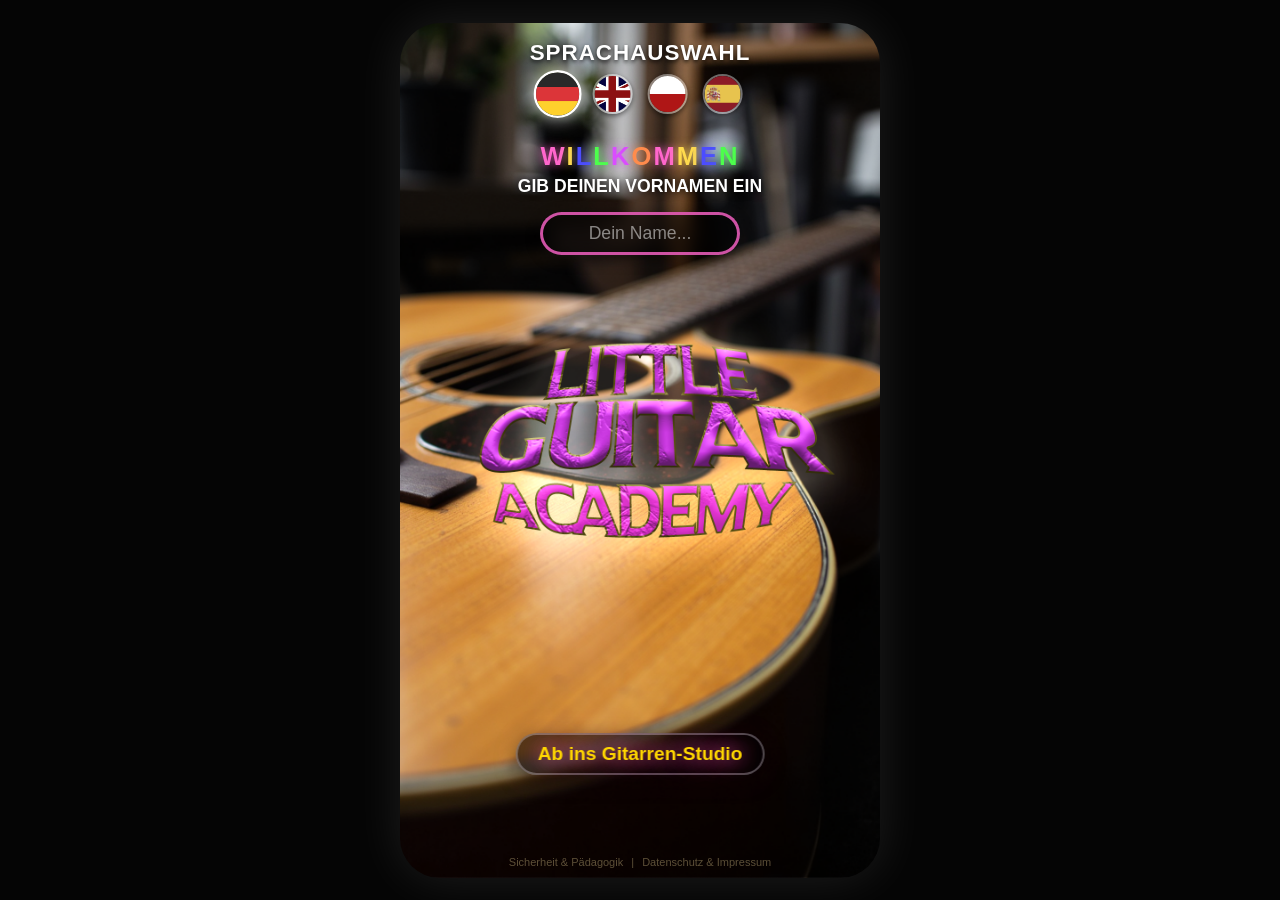
<file: index.html>
<!DOCTYPE html>
<html lang="de">
<head>
    <meta charset="UTF-8">
    <meta name="viewport" content="width=device-width, initial-scale=1.0">
    <title>Little Guitar Academy</title>
    <meta name="description" content="Magische Gitarren-Saiten für Kinder!">
    <meta name="theme-color" content="#1a1a2e">
    <link rel="manifest" href="/manifest.json">
    <link rel="icon" type="image/png" href="/icon-192.png">
    <link rel="apple-touch-icon" href="/icon-192.png">
    <link rel="stylesheet" href="style.css">
</head>
<body>

    <div id="app" class="page-menu">
        <!-- Sprachauswahl -->
        <div id="language-selector">
            <h3 data-i18n="langSelectTitle" class="lang-title">SPRACHAUSWAHL</h3>
            <div class="flags-container">
                <img src="DE.png" alt="Deutsch" class="lang-flag active" data-lang="de">
                <img src="EN.jpg" alt="English" class="lang-flag" data-lang="en">
                <img src="PL.png" alt="Polski" class="lang-flag" data-lang="pl">
                <img src="ES.png" alt="Español" class="lang-flag" data-lang="es">
            </div>
        </div>

        <!-- Willkommens-Bereich über dem Gitarrenhals (1. und 2. Bund) -->
        <div class="welcome-container">
            <h1 class="welcome-title" data-i18n="welcomeTitle">
                <span>W</span><span>I</span><span>L</span><span>L</span><span>K</span><span>O</span><span>M</span><span>M</span><span>E</span><span>N</span>
            </h1>
            <p class="welcome-subtitle" data-i18n="welcomeSubtitle">GIB DEINEN VORNAMEN EIN</p>
            <input type="text" id="player-name" class="name-input" placeholder="Dein Name..." autocomplete="off" data-i18n="namePlaceholder">
        </div>

        <!-- Hero Menu: Magischer Button zur nächsten Seite (nach unten verschoben) -->
        <a href="Stimmung 2.html" id="start-menu-btn">
            <h2 class="magic-text" data-i18n="btnStart">Ab ins Gitarren-Studio</h2>
        </a>

        <!-- Filigraner Footer (Phase 57) -->
        <footer class="delicate-footer">
            <a href="#" id="open-safety">Sicherheit & Pädagogik</a> | 
            <a href="#" id="open-privacy">Datenschutz & Impressum</a>
        </footer>
    </div>

    <!-- Modals für Rechtliches (Phase 57) -->
    <div id="modal-safety" class="modal-overlay">
        <div class="modal-content">
            <span class="modal-close">&times;</span>
            <div class="modal-body">
                <h2>Sicherheit & Pädagogik</h2>
                <ul>
                    <li><strong>Gemeinsames Erlebnis:</strong> Diese App ist als pädagogisches Werkzeug für Kinder (6-8 Jahre) konzipiert. Die Nutzung sollte ausschließlich unter ständiger Aufsicht von Erwachsenen erfolgen.</li>
                    <li><strong>Gehörschutz:</strong> Das Gehör von Kindern ist hochempfindlich. Bitte stellen Sie die Lautstärke Ihres Geräts auf ein Minimum ein, bevor Ihr Kind die interaktiven Saiten berührt.</li>
                    <li><strong>Pädagogik:</strong> Wir empfehlen eine begrenzte tägliche Nutzungsdauer als Teil einer kreativen Entdeckungsreise.</li>
                </ul>
            </div>
        </div>
    </div>

    <div id="modal-privacy" class="modal-overlay">
        <div class="modal-content">
            <span class="modal-close">&times;</span>
            <div class="modal-body">
                <h2>Datenschutz & Impressum</h2>
                <ul>
                    <li><strong>Keine Kinderdaten:</strong> Wir erheben wissentlich keine personenbezogenen Daten von Minderjährigen.</li>
                    <li><strong>Analyse:</strong> Wir nutzen den Google-Tag zur technischen Optimierung ohne Identifizierung der Nutzer.</li>
                    <li><strong>Hosting:</strong> Diese App wird sicher auf Vercel betrieben.</li>
                    <li><strong>Kontakt:</strong> Waldemar Krucinski – info@little-guitar-academy.com</li>
                </ul>
            </div>
        </div>
    </div>

    <!-- Übersetzungs-Skript -->
    <script src="translations.js"></script>
    <script src="main.js"></script>

    <!-- Transition und Intro-Sound Skript -->
    <script>
        // 0. Service Worker Registration (Phase 57)
        if ('serviceWorker' in navigator) {
            window.addEventListener('load', () => {
                navigator.serviceWorker.register('/sw.js')
                    .then(reg => console.log('Service Worker geladen (v58)', reg))
                    .catch(err => console.log('Service Worker Fehler:', err));
            });
        }

        // Wenn schon ein Name gespeichert ist, lade ihn
        const savedName = localStorage.getItem('playerFirstName');
        if (savedName) {
            document.getElementById('player-name').value = savedName;
        }

        document.getElementById('start-menu-btn').addEventListener('click', function(e) {
            e.preventDefault(); // Verhindere den sofortigen Wechsel
            const target = this.href;
            
            // Name speichern
            const nameInput = document.getElementById('player-name').value.trim();
            if (nameInput) {
                localStorage.setItem('playerFirstName', nameInput);
            }
            
            // Spiele das Intro ab
            const intro = new Audio('GITARREN INTRO HERO PAGE/INTRO Little Guitar Academy.wav');
            intro.play().catch(err => console.log('Autoplay blockiert:', err));

            // Füge die Fade-Out Klasse hinzu (in style.css definiert)
            document.body.classList.add('page-fade-out');

            // Wechsle nach einer kurzen Verzögerung (z.B. 1.8 Sekunden)
            setTimeout(() => {
                window.location.href = target;
            }, 1800);
        });
    </script>
</body>
</html>
</file>
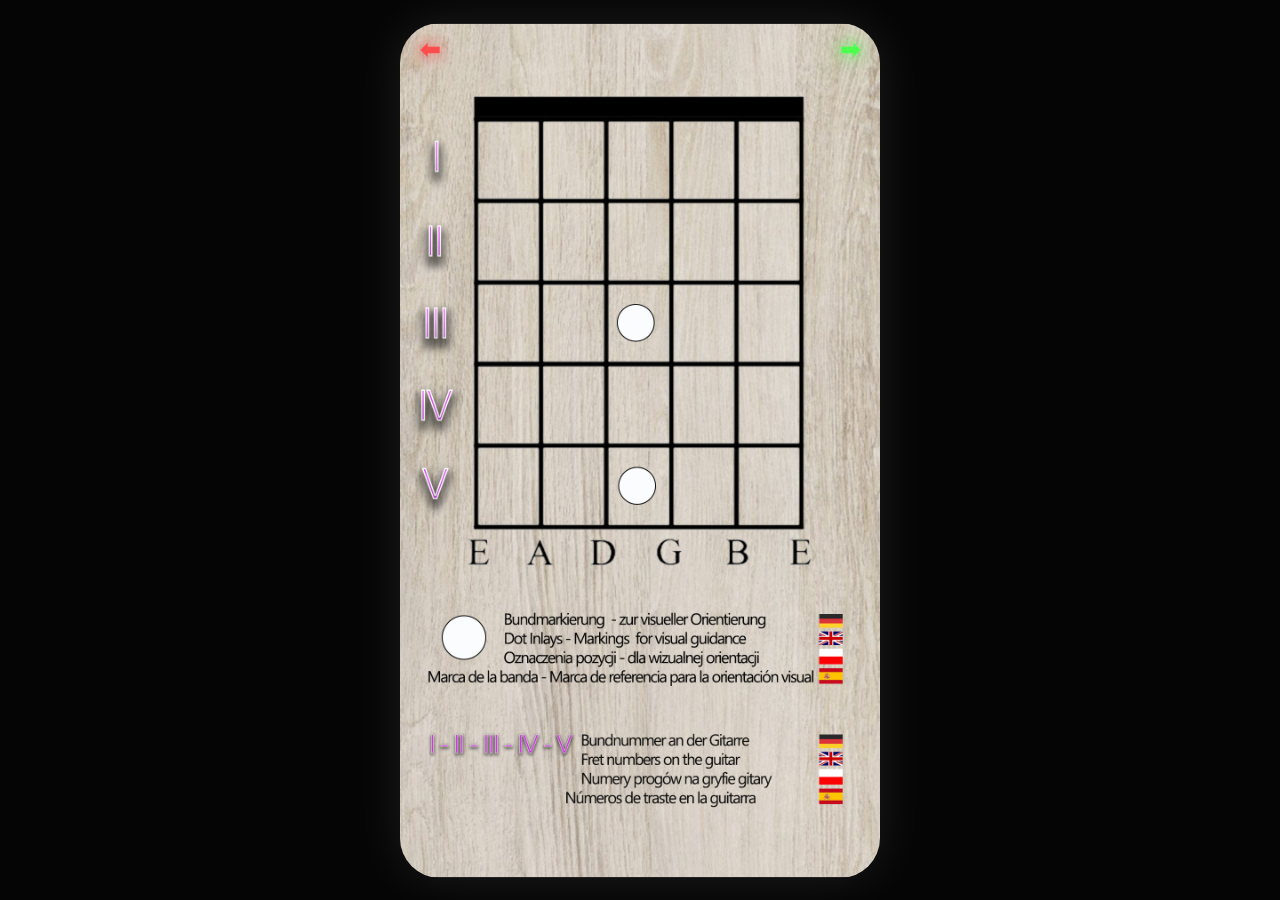
<file: Aufgabe 2.html>
<!DOCTYPE html>
<html lang="de">
<head>
    <meta charset="UTF-8">
    <meta name="viewport" content="width=device-width, initial-scale=1.0">
    <title>Little Guitar Academy - Aufgabe 2</title>
    <meta name="description" content="Lerne mehr über Gitarren.">
    <meta name="theme-color" content="#1a1a2e">
    <link rel="manifest" href="/manifest.json">
    <link rel="icon" type="image/png" href="/icon-192.png">
    <link rel="apple-touch-icon" href="/icon-192.png">
    <link rel="stylesheet" href="style.css">
</head>
<body>
    <div id="app" class="page-aufgabe2">
        <!-- Top Nav Arrows -->
        <a id="top-nav-back" class="top-nav-arrow top-nav-back">⬅</a>
        <a id="top-nav-next" class="top-nav-arrow top-nav-next">➡</a>

        <!-- Carousel Container -->
        <div id="carousel-container">
            <div id="slides-wrapper">
                <!-- Slides werden per JavaScript generiert -->
            </div>
        </div>
    </div>

    <script src="translations.js"></script>
    <script src="aufgabe2.js"></script>
</body>
</html>
</file>
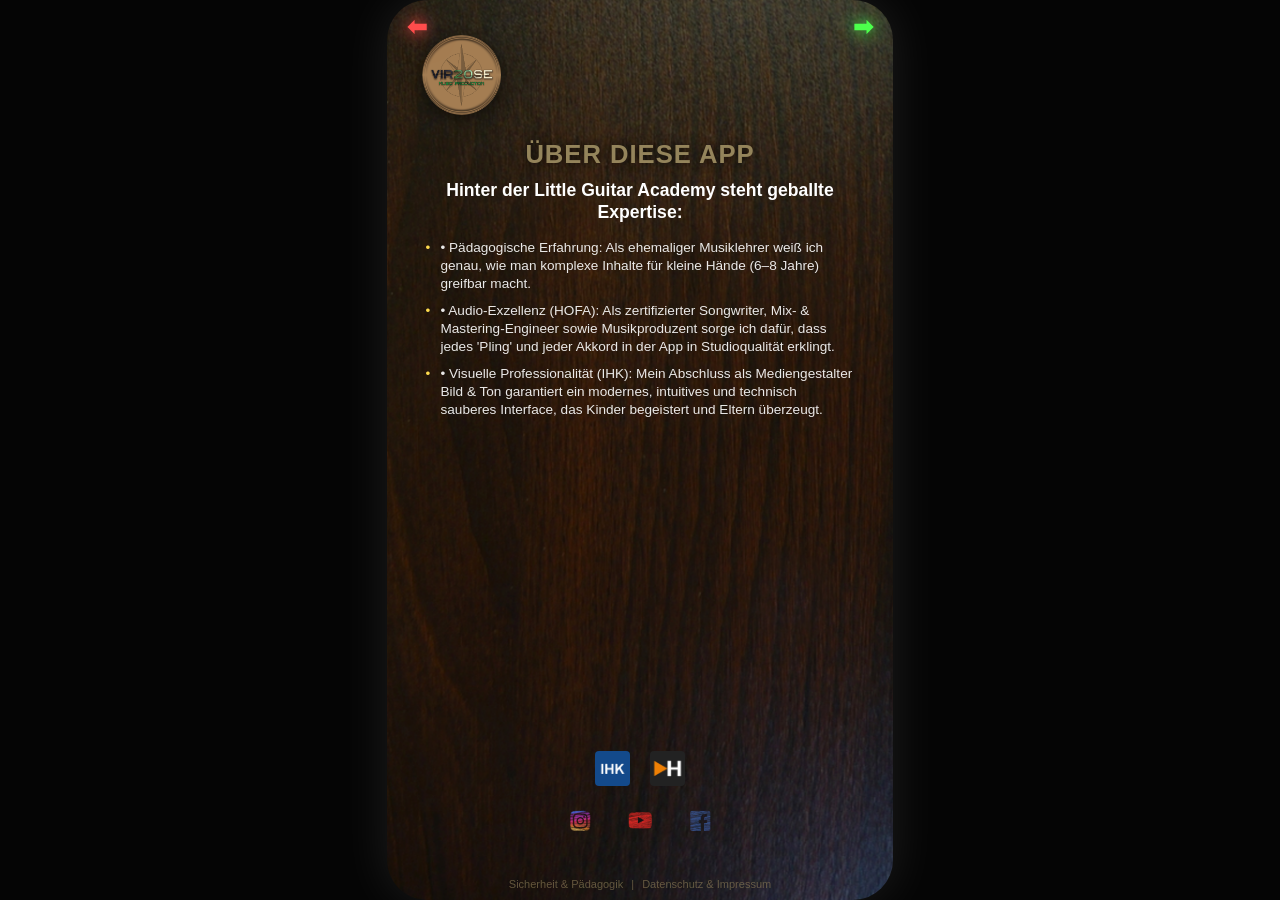
<file: Aufgabe 3.html>
<!DOCTYPE html>
<html lang="de">
<head>
    <meta charset="UTF-8">
    <meta name="viewport" content="width=device-width, initial-scale=1.0">
    <title>Little Guitar Academy - Expertise</title>
    <meta name="description" content="Erfahre mehr über die Expertise hinter der App.">
    <meta name="theme-color" content="#1a1a2e">
    <link rel="manifest" href="/manifest.json">
    <link rel="icon" type="image/png" href="/icon-192.png">
    <link rel="apple-touch-icon" href="/icon-192.png">
    <link rel="stylesheet" href="style.css?v=9">
</head>
<body>

    <div id="app" class="page-trust">
        <!-- Top Nav Arrows -->
        <a href="Aufgabe 2.html" class="top-nav-arrow top-nav-back">⬅</a>
        <a href="Aufgabe 4.html" class="top-nav-arrow top-nav-next">➡</a>

        <!-- Brand Header (Mockup) -->
        <header class="brand-header">
            <img src="LOGO VIR2OSE.png" alt="VIR2OSE Logo" class="brand-logo-img">
        </header>

        <h1 class="trust-title" data-i18n="trustTitle">ÜBER DIESE APP</h1>
        
        <p class="trust-intro" data-i18n="trustIntro">
            Hinter der Little Guitar Academy steht geballte Expertise:
        </p>

        <ul class="trust-list">
            <li data-i18n="trustPoint1">
                <strong>Pädagogische Erfahrung:</strong> Als ehemaliger Musiklehrer weiß ich genau, wie man komplexe Inhalte für kleine Hände (6–8 Jahre) greifbar macht.
            </li>
            <li data-i18n="trustPoint2">
                <strong>Audio-Exzellenz (HOFA):</strong> Als zertifizierter Songwriter, Mix- & Mastering-Engineer sowie Musikproduzent sorge ich dafür, dass jedes „Pling“ und jeder Akkord in der App in Studioqualität erklingt.
            </li>
            <li data-i18n="trustPoint3">
                <strong>Visuelle Professionalität (IHK):</strong> Mein Abschluss als Mediengestalter Bild & Ton garantiert ein modernes, intuitives und technisch sauberes Interface, das Kinder begeistert und Eltern überzeugt.
            </li>
        </ul>


        <!-- Footer Logos (Mockup) -->
        <footer class="social-footer">
            <div class="partner-logos">
                <img src="IHK LOGO.jpg" alt="IHK" class="partner-logo">
                <img src="HOFA LOGO.jpg" alt="HOFA" class="partner-logo">
            </div>
            <div class="social-links">
                <a href="https://www.instagram.com/waldemarkrucinski/" target="_blank" rel="noopener noreferrer"><img src="Instagram.png" alt="Instagram" class="social-icon"></a>
                <a href="https://www.youtube.com/@Waldemar-Krucinski" target="_blank" rel="noopener noreferrer"><img src="YouTube.png" alt="YouTube" class="social-icon"></a>
                <a href="https://www.facebook.com/waldemar.krucinski" target="_blank" rel="noopener noreferrer"><img src="Facebook.png" alt="Facebook" class="social-icon"></a>
            </div>
        </footer>

        <!-- Filigraner Footer (Phase 57) -->
        <footer class="delicate-footer">
            <a href="#" id="open-safety">Sicherheit & Pädagogik</a> | 
            <a href="#" id="open-privacy">Datenschutz & Impressum</a>
        </footer>
    </div>

    <!-- Modals für Rechtliches (Phase 57) -->
    <div id="modal-safety" class="modal-overlay">
        <div class="modal-content">
            <span class="modal-close">&times;</span>
            <div class="modal-body">
                <h2>Sicherheit & Pädagogik</h2>
                <ul>
                    <li><strong>Gemeinsames Erlebnis:</strong> Diese App ist als pädagogisches Werkzeug für Kinder (6-8 Jahre) konzipiert. Die Nutzung sollte ausschließlich unter ständiger Aufsicht von Erwachsenen erfolgen.</li>
                    <li><strong>Gehörschutz:</strong> Das Gehör von Kindern ist hochempfindlich. Bitte stellen Sie die Lautstärke Ihres Geräts auf ein Minimum ein, bevor Ihr Kind die interaktiven Saiten berührt.</li>
                    <li><strong>Pädagogik:</strong> Wir empfehlen eine begrenzte tägliche Nutzungsdauer als Teil einer kreativen Entdeckungsreise.</li>
                </ul>
            </div>
        </div>
    </div>

    <div id="modal-privacy" class="modal-overlay">
        <div class="modal-content">
            <span class="modal-close">&times;</span>
            <div class="modal-body">
                <h2>Datenschutz & Impressum</h2>
                <ul>
                    <li><strong>Keine Kinderdaten:</strong> Wir erheben wissentlich keine personenbezogenen Daten von Minderjährigen.</li>
                    <li><strong>Analyse:</strong> Wir nutzen den Google-Tag zur technischen Optimierung ohne Identifizierung der Nutzer.</li>
                    <li><strong>Hosting:</strong> Diese App wird sicher auf Vercel betrieben.</li>
                    <li><strong>Kontakt:</strong> Waldemar Krucinski – info@little-guitar-academy.com</li>
                </ul>
            </div>
        </div>
    </div>

    <script src="translations.js"></script>
    <script src="main.js"></script>
</body>
</html>
</file>
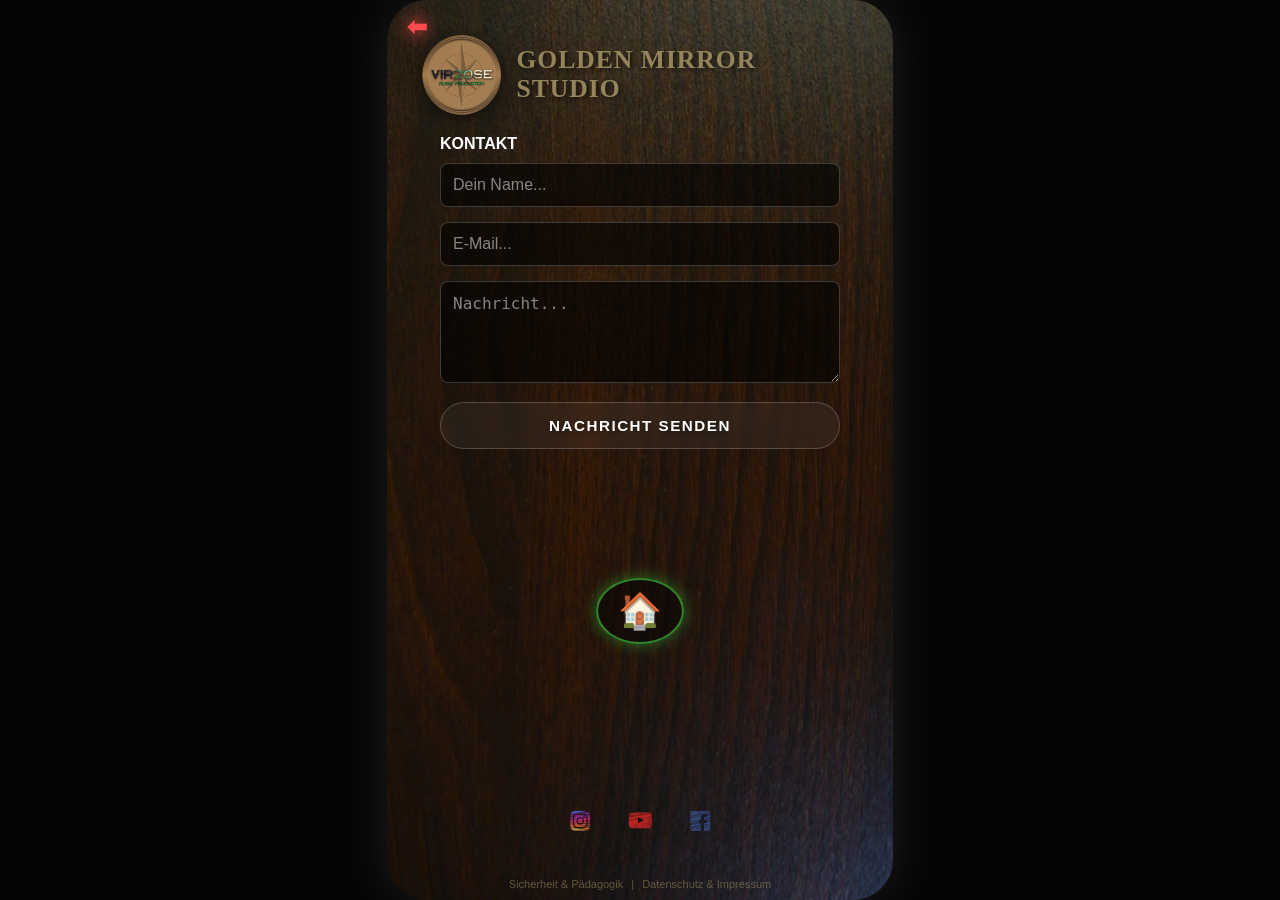
<file: Aufgabe 4.html>
<!DOCTYPE html>
<html lang="de">
<head>
    <meta charset="UTF-8">
    <meta name="viewport" content="width=device-width, initial-scale=1.0">
    <title>Little Guitar Academy - Kontakt</title>
    <meta name="description" content="Kontaktiere uns und erfahre mehr über den Datenschutz.">
    <meta name="theme-color" content="#1a1a2e">
    <link rel="manifest" href="/manifest.json">
    <link rel="icon" type="image/png" href="/icon-192.png">
    <link rel="apple-touch-icon" href="/icon-192.png">
    <link rel="stylesheet" href="style.css?v=9">
</head>
<body>

    <div id="app" class="page-trust">
        <!-- Top Nav Arrow (nur Zurück) -->
        <a href="Aufgabe 3.html" class="top-nav-arrow top-nav-back">⬅</a>

        <!-- Brand Header (Mockup) -->
        <header class="brand-header">
            <img src="LOGO VIR2OSE.png" alt="VIR2OSE Logo" class="brand-logo-img">
            <div class="brand-name-gold">GOLDEN MIRROR STUDIO</div>
        </header>

        <!-- Kontakt Sektion (Phase 65: Web3Forms) -->
        <div class="contact-container">
            <label class="contact-label" data-i18n="contactTitle">KONTAKT</label>
            <form id="contact-form" action="https://api.web3forms.com/submit" method="POST">
                <!-- Web3Forms Access Key -->
                <input type="hidden" name="access_key" value="8f6b9f38-9a80-4149-9198-162855806eac">
                
                <input type="text" name="name" class="dark-input" placeholder="Dein Name..." required>
                <input type="email" name="email" class="dark-input" placeholder="E-Mail..." required>
                <textarea name="message" class="dark-input" rows="4" placeholder="Nachricht..." required></textarea>
                
                <button type="submit" class="submit-btn-light" data-i18n="btnSendMessage">
                    NACHRICHT SENDEN
                </button>
            </form>
            <!-- Status Meldung -->
            <div id="form-status" style="text-align: center; margin-top: 15px; font-weight: bold; min-height: 24px;"></div>
        </div>

        <!-- Zurück zur Startseite (Häuschen zentriert) -->
        <div style="text-align: center; margin-top: 50px; margin-bottom: 30px;">
            <a href="index.html" class="home-btn-centered" title="Zurück zur Startseite">🏠</a>
        </div>


        <!-- Footer Logos (Phase 66: Social Links) -->
        <footer class="social-footer">
            <div class="social-links">
                <a href="https://www.instagram.com/waldemarkrucinski/" target="_blank" rel="noopener noreferrer"><img src="Instagram.png" alt="Instagram" class="social-icon"></a>
                <a href="https://www.youtube.com/@Waldemar-Krucinski" target="_blank" rel="noopener noreferrer"><img src="YouTube.png" alt="YouTube" class="social-icon"></a>
                <a href="https://www.facebook.com/waldemar.krucinski" target="_blank" rel="noopener noreferrer"><img src="Facebook.png" alt="Facebook" class="social-icon"></a>
            </div>
        </footer>

        <!-- Filigraner Footer (Phase 57) -->
        <footer class="delicate-footer">
            <a href="#" id="open-safety">Sicherheit & Pädagogik</a> | 
            <a href="#" id="open-privacy">Datenschutz & Impressum</a>
        </footer>
    </div>

    <div id="modal-safety" class="modal-overlay">
        <div class="modal-content">
            <span class="modal-close">&times;</span>
            <div class="modal-body">
                <h2>Sicherheit & Pädagogik</h2>
                <ul>
                    <li><strong>Gemeinsames Erlebnis:</strong> Diese App ist als pädagogisches Werkzeug für Kinder (6-8 Jahre) konzipiert. Die Nutzung sollte ausschließlich unter ständiger Aufsicht von Erwachsenen erfolgen.</li>
                    <li><strong>Gehörschutz:</strong> Das Gehör von Kindern ist hochempfindlich. Bitte stellen Sie die Lautstärke Ihres Geräts auf ein Minimum ein, bevor Ihr Kind die interaktiven Saiten berührt.</li>
                    <li><strong>Pädagogik:</strong> Wir empfehlen eine begrenzte tägliche Nutzungsdauer als Teil einer kreativen Entdeckungsreise.</li>
                </ul>
            </div>
        </div>
    </div>

    <div id="modal-privacy" class="modal-overlay">
        <div class="modal-content">
            <span class="modal-close">&times;</span>
            <div class="modal-body">
                <h2>Datenschutz & Impressum</h2>
                <ul>
                    <li><strong>Keine Kinderdaten:</strong> Wir erheben wissentlich keine personenbezogenen Daten von Minderjährigen.</li>
                    <li><strong>Analyse:</strong> Wir nutzen den Google-Tag zur technischen Optimierung ohne Identifizierung der Nutzer.</li>
                    <li><strong>Hosting:</strong> Diese App wird sicher auf Vercel betrieben.</li>
                    <li><strong>Kontakt:</strong> Waldemar Krucinski – info@little-guitar-academy.com</li>
                </ul>
            </div>
        </div>
    </div>

    <script src="translations.js"></script>
    <script src="main.js"></script>
</body>
</html>
</file>
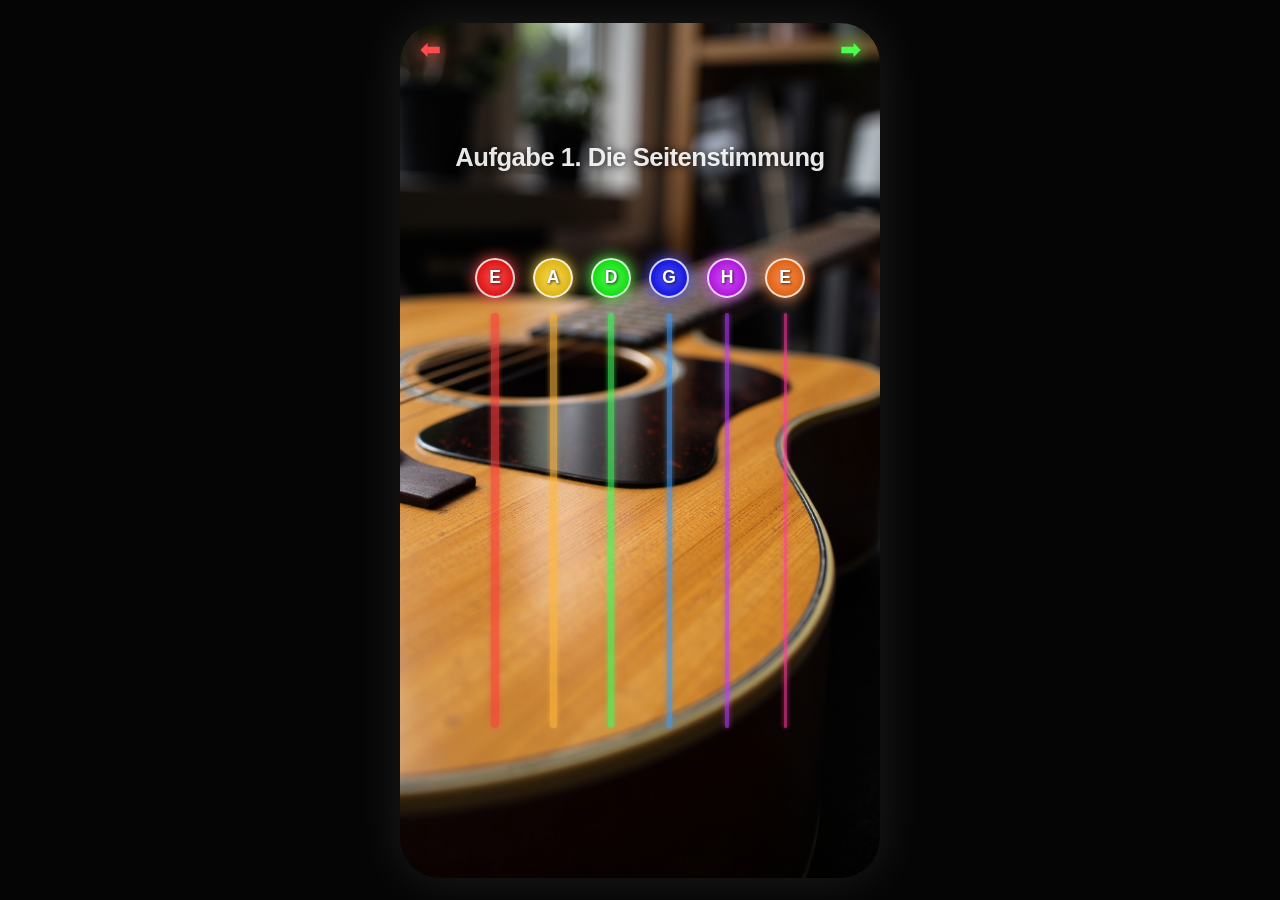
<file: Stimmung 2.html>
<!DOCTYPE html>
<html lang="de">
<head>
    <meta charset="UTF-8">
    <meta name="viewport" content="width=device-width, initial-scale=1.0">
    <title>Little Guitar Academy - Stimmung</title>
    <meta name="description" content="Stimme deine magische Gitarre!">
    <meta name="theme-color" content="#1a1a2e">
    <link rel="manifest" href="/manifest.json">
    <link rel="icon" type="image/png" href="/icon-192.png">
    <link rel="apple-touch-icon" href="/icon-192.png">
    <link rel="stylesheet" href="style.css?v=2">
</head>
<body>

    <!-- Container für Seite 2 mit neuem Hintergrund -->
    <div id="app" class="page-stimmung2">
        <!-- Top Nav Arrows -->
        <a href="index.html" class="top-nav-arrow top-nav-back">⬅</a>
        <a href="Aufgabe 2.html" class="top-nav-arrow top-nav-next" id="stimmung2-next-arrow">➡</a>

        <!-- Titel ganz oben -->
        <h1 class="page-title" data-i18n="page1Title">Punkt 1. Die Seitenstimmung</h1>

        <!-- Buttons und Saiten Container -->
        <div id="tuning-interface">
            <!-- Buttons über den Saiten -->
            <div id="buttons-container">
                <button class="tuning-btn" data-index="0">E</button>
                <button class="tuning-btn" data-index="1">A</button>
                <button class="tuning-btn" data-index="2">D</button>
                <button class="tuning-btn" data-index="3">G</button>
                <button class="tuning-btn" data-index="4">H</button>
                <button class="tuning-btn" data-index="5">E</button>
            </div>

            <!-- 6 magische Saiten -->
            <div id="strings-container">
                <div class="guitar-string" data-index="0" data-note="E2"></div>
                <div class="guitar-string" data-index="1" data-note="A2"></div>
                <div class="guitar-string" data-index="2" data-note="D3"></div>
                <div class="guitar-string" data-index="3" data-note="G3"></div>
                <div class="guitar-string" data-index="4" data-note="H3"></div>
                <div class="guitar-string" data-index="5" data-note="E4"></div>
            </div>
        </div>

        <!-- Weiter-Button unten zentriert -->
    </div>

    <!-- Partikel-Container für visuellen Erfolg -->
    <div id="particles"></div>

    <script src="script.js"></script>
    <script src="translations.js"></script>
</body>
</html>
</file>
<file: style.css>
/* ======================================================
   Little Guitar Academy – Magical Design
   ====================================================== */

   * {
    margin: 0;
    padding: 0;
    box-sizing: border-box;
}

body {
    background-color: #050505;
    display: flex;
    justify-content: center;
    align-items: center;
    height: 100vh;
    width: 100vw;
    margin: 0;
    overflow: hidden; /* No outer website scroll */
    font-family: 'Comic Sans MS', 'Arial Rounded MT Bold', sans-serif;
}

/* ==========================================
   Utilities
   ========================================== */
.hidden {
    display: none !important;
}

/* --- App-Container mit Mascot-Hintergrund --- */
#app {
    position: relative;
    height: 95vh;
    max-height: 1920px;
    width: auto; /* Width determined by aspect-ratio */
    aspect-ratio: 9 / 16;
    background-color: #222;
    background-size: cover;
    background-position: center;
    background-repeat: no-repeat;
    border-radius: 40px;
    box-shadow: 0 0 50px rgba(255, 255, 255, 0.1);
    overflow-x: hidden;
    overflow-y: auto; /* Internal scrolling within the phone frame */
    display: flex;
    flex-direction: column;
    align-items: center;
    z-index: 10;
}

/* --- Page specific Backgrounds --- */
.page-menu {
    background-image: url('Little Guitar Academy HOME PAGE 2 .png');
}

.page-stimmung2 {
    background-image: url('Stimmung 2..png');
}

/* --- Global Top Navigation Arrows (Phase 57 Improvement) --- */
.top-nav-arrow {
    position: absolute;
    top: 15px;
    font-size: 1.5rem; /* Einheitliche Größe auf allen Seiten */
    z-index: 1000;
    text-decoration: none;
    transition: all 0.3s ease;
    cursor: pointer;
    font-weight: bold;
    line-height: 1; /* Verhindert unterschiedliche Höhen */
}

.top-nav-next {
    right: 20px;
    color: #4cff4c; /* Glow Grün */
    text-shadow: 0 0 15px #4cff4c, 0 0 30px rgba(76, 255, 76, 0.5);
}

.top-nav-next:hover {
    transform: scale(1.2) translateX(3px);
    filter: brightness(1.2);
}

.top-nav-back {
    left: 20px;
    color: #ff4c4c; /* Rote Farbe */
    text-shadow: 0 0 15px #ff4c4c, 0 0 30px rgba(255, 76, 76, 0.5);
}

.top-nav-back:hover {
    transform: scale(1.2) translateX(-3px);
    filter: brightness(1.2);
}

.top-nav-arrow.hidden {
    display: none;
}

/* --- Old Navigation Buttons (Hide if needed or keep for Hero) --- */
.page-aufgabe2 .nav-arrow,
#finish-btn {
    display: none !important;
}
#start-menu-btn {
    position: absolute;
    bottom: 12%;
    left: 50%;
    transform: translateX(-50%);
    padding: 8px 20px;
    z-index: 100;
    display: inline-block;
    text-decoration: none;
    background: rgba(0, 0, 0, 0.6);
    backdrop-filter: blur(5px);
    border-radius: 40px;
    border: 2px solid rgba(255, 255, 255, 0.3);
    transition: all 0.3s ease;
    box-shadow: 0 5px 20px rgba(0, 0, 0, 0.5);
    white-space: nowrap; /* Immer einzeilig! */
    max-width: 90vw;
    text-align: center;
}

#start-menu-btn .magic-text {
    margin: 0;
    font-size: 1.2rem; /* Kompakter auf Desktop */
}

#start-menu-btn:hover {
    background: rgba(0, 0, 0, 0.4);
    border-color: rgba(255, 255, 255, 0.8);
    transform: translateX(-50%) scale(1.05);
    box-shadow: 0 5px 30px rgba(255, 255, 255, 0.6);
}

/* Mobile Optimierung für den Start-Button */
@media (max-width: 600px) {
    #start-menu-btn .magic-text {
        font-size: 0.95rem; /* Einzeilig auch auf kleinen Handys */
    }
    #start-menu-btn {
        padding: 7px 16px;
    }
}

/* --- Welcome Form (Hero Page) --- */
.welcome-container {
    position: absolute;
    top: 14%; /* Noch höher */
    width: 100%;
    display: flex;
    flex-direction: column;
    align-items: center;
    z-index: 200;
}

.welcome-title {
    font-size: 1.6rem; /* Kleiner */
    margin: 0 0 5px 0;
    font-weight: bold;
    letter-spacing: 2px;
}

/* Bunte Buchstaben-Symphonie (Rosa, Gelb, Blau, Grün, Lila, Orange) */
.welcome-title span:nth-child(6n+1) { color: #ff66cc; text-shadow: 0 0 10px rgba(255, 102, 204, 0.8); } /* Rosa */
.welcome-title span:nth-child(6n+2) { color: #ffdb4d; text-shadow: 0 0 10px rgba(255, 219, 77, 0.8); } /* Gelb */
.welcome-title span:nth-child(6n+3) { color: #4c4dff; text-shadow: 0 0 10px rgba(76, 77, 255, 0.8); } /* Blau */
.welcome-title span:nth-child(6n+4) { color: #4cff4c; text-shadow: 0 0 10px rgba(76, 255, 76, 0.8); } /* Grün */
.welcome-title span:nth-child(6n+5) { color: #d94dff; text-shadow: 0 0 10px rgba(217, 77, 255, 0.8); } /* Lila */
.welcome-title span:nth-child(6n+6) { color: #ff8c4c; text-shadow: 0 0 10px rgba(255, 140, 76, 0.8); } /* Orange */

.welcome-subtitle {
    color: #ffffff; /* Weiß statt Gelb */
    font-size: 1.1rem;
    margin: 0 0 15px 0;
    letter-spacing: 0px; 
    font-weight: bold;
    text-shadow: 0 0 8px rgba(0, 0, 0, 1);
}

.name-input {
    background: rgba(0, 0, 0, 0.5); 
    backdrop-filter: blur(8px);
    border: 3px solid rgba(255, 102, 204, 0.8); 
    border-radius: 30px;
    padding: 8px 15px; /* Weniger Padding */
    color: white;
    font-size: 1.1rem; /* Kleinere Schrift */
    font-family: inherit;
    text-align: center;
    width: 200px; /* Schmaler */
    transition: all 0.3s ease;
    outline: none;
    box-shadow: 0 4px 15px rgba(0, 0, 0, 0.3);
}

.name-input::placeholder {
    color: rgba(255, 255, 255, 0.5);
}

.name-input:focus {
    width: 280px;
    border-color: #ffdb4d; /* Wechselt zu strahlendem Gelb bei Fokus */
    background: rgba(0, 0, 0, 0.6);
    box-shadow: 0 0 20px rgba(255, 219, 77, 0.8);
}

/* --- Sprachauswahl --- */
#language-selector {
    position: absolute;
    top: 2%; /* Noch höher */
    left: 50%;
    transform: translateX(-50%);
    text-align: center;
    z-index: 300;
}

.lang-title {
    color: #ffffff; /* Weiß statt Rosa */
    font-weight: bold;
    font-size: 1.4rem; /* Noch etwas größer */
    margin: 0 0 8px 0;
    letter-spacing: 1px;
    text-shadow: 0 2px 4px rgba(0, 0, 0, 0.8);
}

.flags-container {
    display: flex;
    gap: 15px;
    justify-content: center;
}

.lang-flag {
    width: 40px; /* Viel kleiner */
    height: 40px;
    border-radius: 50%;
    object-fit: cover;
    cursor: pointer;
    border: 2px solid rgba(255, 255, 255, 0.4);
    box-shadow: 0 2px 5px rgba(0, 0, 0, 0.5);
    transition: all 0.2s ease;
    filter: grayscale(40%); /* Nicht-aktive Flaggen leicht abgedunkelt */
}

.lang-flag:hover {
    transform: scale(1.1);
    filter: grayscale(0%);
    border-color: rgba(255, 255, 255, 0.8);
}

.lang-flag.active {
    transform: scale(1.2);
    border-color: #fff;
    box-shadow: 0 0 15px rgba(255, 255, 255, 0.8);
    filter: grayscale(0%);
}

.back-btn {
    position: absolute;
    top: 20px;
    left: 20px;
    padding: 10px 20px;
    background: rgba(255, 255, 255, 0.2);
    backdrop-filter: blur(5px);
    color: white;
    text-decoration: none;
    font-size: 1.2rem;
    font-weight: bold;
    border-radius: 20px;
    border: 2px solid rgba(255, 255, 255, 0.5);
    z-index: 200;
    transition: all 0.2s ease;
}

.back-btn:hover {
    background: rgba(255, 255, 255, 0.4);
    transform: scale(1.05);
}

.next-btn, .gradient-btn {
    display: none !important; /* Verstecken, da wir jetzt die Pfeile oben nutzen */
}

.next-btn:hover {
    background: rgba(255, 255, 255, 0.3);
    transform: translateX(-50%) scale(1.05);
    box-shadow: 0 6px 20px rgba(255, 255, 255, 0.4);
}

/* --- Start Overlay (für AudioContext Freigabe) --- */
#start-overlay {
    position: absolute;
    top: 0;
    left: 0;
    width: 100%;
    height: 100%;
    background: rgba(0, 0, 0, 0.6);
    backdrop-filter: blur(8px);
    z-index: 1000;
    display: flex;
    justify-content: center;
    align-items: center;
    cursor: pointer;
    transition: opacity 0.8s ease, visibility 0.8s;
}

#start-overlay.hidden {
    opacity: 0;
    visibility: hidden;
    pointer-events: none;
}

.magic-text {
    font-size: 4vw;
    color: #ffd700;
    text-shadow: 0 0 20px #ff69b4, 0 0 40px #ff1493;
    animation: float 2s ease-in-out infinite;
    text-align: center;
}

@keyframes float {
    0%, 100% { transform: translateY(0); }
    50% { transform: translateY(-15px); }
}

/* --- Page Title --- */
.page-title {
    position: absolute;
    top: 120px; 
    left: 50%;
    transform: translateX(-50%);
    width: 90%;
    text-align: center;
    color: rgba(255, 255, 255, 0.9);
    font-size: min(5vw, 1.6rem); /* Etwas kleiner */
    text-shadow: 0 0 10px rgba(0, 0, 0, 1);
    z-index: 50;
    margin: 0;
    font-family: 'Inter', 'Segoe UI', Arial, sans-serif; 
    font-weight: 600;
    letter-spacing: -0.5px; /* Schmaler */
    white-space: nowrap; 
    padding: 0 5%;
}

/* --- Tuning Interface (Buttons + Strings) --- */
#tuning-interface {
    position: absolute;
    top: 55%; 
    left: 50%;
    transform: translate(-50%, -50%);
    width: 85%; /* Schmaler für Mobile (Prozent statt feste px) */
    max-width: 330px; 
    height: 55%; 
    display: flex;
    flex-direction: column;
    z-index: 10;
}

/* --- Buttons Container --- */
#buttons-container {
    display: flex;
    justify-content: space-between;
    width: 100%;
    margin-bottom: 15px; /* Abstand zu den Saiten */
}

/* --- Einzelne bunte Buttons --- */
.tuning-btn {
    width: 40px; /* Etwas schmaler */
    height: 40px;
    border-radius: 50%;
    border: 2px solid rgba(255, 255, 255, 0.8);
    font-size: 1.1rem; /* Etwas kleiner */
    font-weight: bold;
    color: white;
    cursor: pointer;
    box-shadow: 0 4px 10px rgba(0,0,0,0.5);
    transition: all 0.2s ease;
    display: flex;
    justify-content: center;
    align-items: center;
    text-shadow: 1px 1px 3px rgba(0,0,0,0.8);
}

.tuning-btn:active {
    transform: scale(0.9);
}

/* Button-Farben passend zu den Saiten */
.tuning-btn[data-index="0"] { background: radial-gradient(circle, #ff4c4c, #cc0000); box-shadow: 0 0 15px #ff4c4c; } /* Rot */
.tuning-btn[data-index="1"] { background: radial-gradient(circle, #ffdb4d, #cca300); box-shadow: 0 0 15px #ffdb4d; } /* Gelb */
.tuning-btn[data-index="2"] { background: radial-gradient(circle, #4cff4c, #00cc00); box-shadow: 0 0 15px #4cff4c; } /* Grün */
.tuning-btn[data-index="3"] { background: radial-gradient(circle, #4c4dff, #0000cc); box-shadow: 0 0 15px #4c4dff; } /* Blau */
.tuning-btn[data-index="4"] { background: radial-gradient(circle, #d94dff, #9900cc); box-shadow: 0 0 15px #d94dff; } /* Lila */
.tuning-btn[data-index="5"] { background: radial-gradient(circle, #ff8c4c, #cc5200); box-shadow: 0 0 15px #ff8c4c; } /* Orange */

/* --- Saiten-Container --- */
#strings-container {
    width: 100%; 
    flex-grow: 1; /* Nimmt den restlichen Platz nach unten ein */
    display: flex;
    justify-content: space-between;
}

/* --- Einzelne magische Saite --- */
.guitar-string {
    width: 40px; /* Etwas schmaler */
    height: 100%;
    cursor: pointer;
    position: relative;
    display: flex;
    justify-content: center;
    background: transparent; 
}

/* Sichtbare Saite (Pseudo-Element), um dicke Hitbox beizubehalten */
.guitar-string::before {
    content: '';
    position: absolute;
    top: 0;
    bottom: 0;
    width: 6px;
    border-radius: 4px;
    opacity: 0.6; /* Dezent im Ruhezustand */
    transition: all 0.3s cubic-bezier(0.25, 0.8, 0.25, 1);
}

/* Saiten-Farben (Regenbogen) */
.guitar-string[data-index="0"]::before {
    background: #ff3b3b;
    box-shadow: 0 0 5px #ff3b3b;
    width: 8px; /* Tiefe E = dicker */
}
.guitar-string[data-index="1"]::before {
    background: #ffb83b;
    box-shadow: 0 0 5px #ffb83b;
    width: 7px;
}
.guitar-string[data-index="2"]::before {
    background: #3bff5b;
    box-shadow: 0 0 5px #3bff5b;
    width: 6px;
}
.guitar-string[data-index="3"]::before {
    background: #3b9bff;
    box-shadow: 0 0 5px #3b9bff;
    width: 5px;
}
.guitar-string[data-index="4"]::before {
    background: #b83bff;
    box-shadow: 0 0 5px #b83bff;
    width: 4px;
}
.guitar-string[data-index="5"]::before {
    background: #ff3b9b; /* Hohes E = Pink/Orange für Magie */
    box-shadow: 0 0 5px #ff3b9b;
    width: 3px;
}

/* --- Hover-Effekt (Magisches Aufglühen) --- */
.guitar-string:hover::before,
.guitar-string.vibrate::before {
    opacity: 1; /* Volles Aufglühen */
    filter: brightness(1.5) contrast(1.2);
}

.guitar-string[data-index="0"]:hover::before, .guitar-string[data-index="0"].vibrate::before { box-shadow: 0 0 20px #ff3b3b, 0 0 40px #ff3b3b; }
.guitar-string[data-index="1"]:hover::before, .guitar-string[data-index="1"].vibrate::before { box-shadow: 0 0 20px #ffb83b, 0 0 40px #ffb83b; }
.guitar-string[data-index="2"]:hover::before, .guitar-string[data-index="2"].vibrate::before { box-shadow: 0 0 20px #3bff5b, 0 0 40px #3bff5b; }
.guitar-string[data-index="3"]:hover::before, .guitar-string[data-index="3"].vibrate::before { box-shadow: 0 0 20px #3b9bff, 0 0 40px #3b9bff; }
.guitar-string[data-index="4"]:hover::before, .guitar-string[data-index="4"].vibrate::before { box-shadow: 0 0 20px #b83bff, 0 0 40px #b83bff; }
.guitar-string[data-index="5"]:hover::before, .guitar-string[data-index="5"].vibrate::before { box-shadow: 0 0 20px #ff3b9b, 0 0 40px #ff3b9b; }

/* --- Vibrations-Animation --- */
@keyframes string-vibrate {
    0% { transform: translateX(0); }
    15% { transform: translateX(-3px); }
    30% { transform: translateX(2.5px); }
    45% { transform: translateX(-2px); }
    60% { transform: translateX(1.5px); }
    75% { transform: translateX(-1px); }
    90% { transform: translateX(0.5px); }
    100% { transform: translateX(0); }
}

/* Wenn die Saite klingt (Hover + JS) */
.guitar-string.vibrate::before {
    animation: string-vibrate 0.12s ease-in-out infinite;
}

/* --- Fade-Out Effekt für Seitenwechsel --- */
.page-fade-out {
    opacity: 0;
    transition: opacity 1.5s ease-in-out;
    pointer-events: none;
}

/* ==========================================
   Aufgabe 2: Akkord-Carousel (Vollbild)
   ========================================== */
.page-aufgabe2 {
    width: 100vw;
    height: 100vh;
    overflow: hidden;
    position: relative;
    background: #000;
    /* Hintergrund wird bildschirmfüllend skaliert, aber nicht übermäßig vergrößert */
    background-size: cover;
    background-position: center;
}

#carousel-container {
    width: 100%;
    height: 100%;
    position: relative;
    display: flex;
    justify-content: center;
    align-items: center;
}

#slides-wrapper {
    width: 100%;
    height: 100%;
    position: relative;
}

.carousel-slide {
    position: absolute;
    top: 0;
    left: 0;
    width: 100%;
    height: 100%;
    background-size: contain; /* Damit das ganze Bild sichtbar bleibt! */
    background-position: center;
    background-repeat: no-repeat;
    display: flex;
    justify-content: center;
    align-items: center; /* Zentriert für flexiblere Positionierung */
    padding-bottom: 0;
    opacity: 0;
    transition: opacity 0.5s ease-in-out;
}

.carousel-slide.active {
    opacity: 1;
    z-index: 10;
}

/* Navigation Pfeile */
.nav-arrow {
    position: absolute;
    top: 50%;
    transform: translateY(-50%);
    background: rgba(0, 0, 0, 0.4);
    border: 3px solid rgba(255, 255, 255, 0.5);
    color: white;
    font-size: 1.5rem;
    padding: 15px 30px;
    border-radius: 40px;
    cursor: pointer;
    z-index: 100;
    display: flex;
    justify-content: center;
    align-items: center;
    transition: all 0.3s ease;
    backdrop-filter: blur(5px);
    font-weight: bold;
    white-space: nowrap;
}

.nav-arrow:hover {
    background: rgba(0, 0, 0, 0.7);
    transform: translateY(-50%) scale(1.1);
    border-color: #ffdb4d;
    box-shadow: 0 0 20px rgba(255, 219, 77, 0.8);
    color: #ffdb4d;
}

.left-arrow { left: 30px; }
.right-arrow { right: 30px; }

/* Play Chord Button (Magisch!) */
.play-chord-btn {
    background: radial-gradient(circle, #ff66cc, #cc0066);
    border: 2px solid #fff;
    border-radius: 30px;
    padding: 8px 25px;
    color: white;
    font-size: 1.2rem;
    font-weight: bold;
    cursor: pointer;
    box-shadow: 0 0 15px #ff66cc, 0 5px 20px rgba(0,0,0,0.5);
    transition: all 0.2s cubic-bezier(0.25, 0.8, 0.25, 1);
    z-index: 50;
    text-shadow: 1px 1px 3px rgba(0,0,0,0.5);
    align-self: flex-end; /* Button am unteren Rand des Slides */
    margin-bottom: 12%; /* Mittig zwischen Akkordname und unterer Kante */
}

.play-chord-btn:hover {
    transform: scale(1.08) translateY(-5px);
    box-shadow: 0 0 40px #ff66cc, 0 15px 40px rgba(0,0,0,0.6);
}

.play-chord-btn.clicked {
    transform: scale(0.95);
    box-shadow: 0 0 10px #ff66cc;
    filter: brightness(1.2);
}

/* --- Page 3: Vertrauens-Seite (Professional Only) --- */
/* Legacy .page-trust removed for consolidation */

.page-trust .content-overlay {
    background: rgba(0, 0, 0, 0.7); /* Dunkler Overlay für Lesbarkeit */
    backdrop-filter: blur(10px);
    border: 1px solid rgba(255, 255, 255, 0.1);
    border-radius: 20px;
    padding: 30px;
    max-width: 600px;
    width: 100%;
    box-shadow: 0 10px 30px rgba(0, 0, 0, 0.5);
    margin: auto; /* Vertikal zentrieren */
}

.trust-title {
    font-size: 1.8rem;
    text-align: center;
    margin-bottom: 20px;
    letter-spacing: 2px;
    color: #ffd700; /* Gold für Vertrauen */
    font-weight: bold;
    text-transform: uppercase;
}

.trust-intro {
    font-size: 1rem;
    margin-bottom: 15px;
    line-height: 1.4;
    font-weight: bold;
}

.trust-list {
    list-style: none;
    padding: 0;
    margin-bottom: 30px;
}

.trust-list li {
    font-size: 0.9rem; /* Erheblich kleiner */
    line-height: 1.6;
    margin-bottom: 20px;
    color: rgba(255, 255, 255, 0.9);
}

.contact-section, .privacy-section {
    margin-top: 40px;
    border-top: 1px solid rgba(255, 255, 255, 0.1);
    padding-top: 20px;
}

.contact-section h2, .privacy-section h3 {
    font-size: 1.2rem;
    margin-bottom: 15px;
    letter-spacing: 1px;
}

.magic-form {
    display: flex;
    flex-direction: column;
    gap: 15px;
}

.magic-form input, .magic-form textarea {
    background: rgba(255, 255, 255, 0.05);
    border: 1px solid rgba(255, 255, 255, 0.2);
    border-radius: 8px;
    padding: 12px;
    color: white;
    font-family: Arial, sans-serif;
    font-size: 0.9rem;
}

.magic-form textarea {
    min-height: 100px;
    resize: vertical;
}

.magic-form input:focus, .magic-form textarea:focus {
    border-color: #ffd700;
    outline: none;
    background: rgba(255, 255, 255, 0.1);
    box-shadow: 0 0 15px rgba(255, 215, 0, 0.3);
}

.privacy-text {
    font-size: 0.8rem;
    color: rgba(255, 255, 255, 0.6);
    line-height: 1.4;
    max-height: 120px;
    overflow-y: auto;
    padding: 15px;
    background: rgba(0, 0, 0, 0.3);
    border-radius: 8px;
    border: 1px inset rgba(255, 255, 255, 0.05);
}

/* Back Button Fix für Vertrauensseite */
.page-trust .back-btn {
    position: absolute;
    top: 20px;
    left: 20px;
    width: auto;
}

/* Responsive Anpassungen für Textseite */
@media (max-width: 600px) {
    .page-trust { padding: 40px 10px; }
    .page-trust .content-overlay { padding: 20px; }
    .trust-title { font-size: 1.5rem; }
}

/* ==========================================
   High-Fidelity Branding & Footer (Mockup)
   ========================================== */

.brand-header {
    display: flex;
    align-items: center;
    padding: 20px;
    width: 100%;
}

.brand-logo-img {
    height: 80px;
    width: auto;
    object-fit: contain;
    margin-right: 15px;
    filter: drop-shadow(0 4px 8px rgba(0,0,0,0.5));
}
.brand-name-gold {
    color: #94845b;
    font-family: 'Times New Roman', serif;
    font-size: 1.6rem;
    font-weight: bold;
    letter-spacing: 1px;
    text-shadow: 2px 2px 4px rgba(0,0,0,0.5);
    line-height: 1.1;
}

.page-trust {
    background: url('HOLZ HINTERGRUND CLEAN 1080x1920.png') no-repeat center top;
    background-size: cover;
    background-attachment: scroll; /* Scroll with content inside #app */
    color: white;
    padding: 15px;
    display: flex;
    flex-direction: column;
    align-items: center;
    width: 100%; /* Fill #app container width */
    height: auto;
    min-height: 100.1%; /* Push content down to allow internal scroll if needed */
    box-sizing: border-box;
    border-radius: 40px;
}

.trust-title {
    color: #94845b; 
    font-size: 1.6rem; /* Still smaller */
    font-weight: 900;
    margin: 5px 0 10px 0; 
    text-transform: uppercase;
    text-align: center;
    letter-spacing: 1px;
    text-shadow: 0 0 10px rgba(0,0,0,0.7);
}

.trust-intro {
    font-size: 1.1rem; /* Verkleinert von 1.3rem */
    font-weight: bold;
    text-align: center;
    max-width: 90%;
    margin-bottom: 15px; /* Verkleinert von 25px */
    line-height: 1.3;
}

.trust-list {
    list-style: none;
    padding: 0;
    margin: 0;
    max-width: 90%;
}

.trust-list li {
    margin-bottom: 10px;
    font-size: 0.85rem; /* Still a bit smaller to fit more */
    line-height: 1.3;
    position: relative;
    padding-left: 15px;
}

.trust-list li::before {
    content: "•";
    position: absolute;
    left: 0;
    color: #ffdb4d;
}

/* Einheitlicher Dark-Style Button (Replikation von .black-btn) */
.gradient-btn {
    background: #222;
    border: 2px solid #555;
    color: white;
    padding: 12px 30px; /* Kompakter */
    border-radius: 50px;
    text-decoration: none;
    font-weight: bold;
    font-size: 1.1rem; /* Verkleinert von 1.3rem */
    margin: 15px 0; /* Verkleinert von 30px */
    box-shadow: 0 4px 15px rgba(0,0,0,0.4);
    transition: all 0.3s ease;
    display: inline-block;
    text-align: center;
}

.gradient-btn:hover {
    background: #000;
    transform: scale(1.05);
    border-color: #94845b; /* Passendes Gold für den Hover-Rand */
}

.gradient-btn:hover {
    transform: scale(1.05);
    box-shadow: 0 6px 20px rgba(255, 0, 204, 0.4);
}

/* Footer Layout (Mockup) */
.social-footer {
    width: 100%;
    display: flex;
    flex-direction: column;
    align-items: center;
    margin-top: auto;
    padding-bottom: 40px; /* Mehr Platz für den Button darüber */
}

.partner-logos {
    display: flex;
    gap: 20px;
    margin-bottom: 15px;
    align-items: center;
}

.partner-logo {
    height: 35px;
    object-fit: contain;
    border-radius: 4px;
}

.social-links {
    display: flex;
    gap: 20px;
}

.social-icon {
    width: 40px;
    height: 40px;
    object-fit: cover;
    border-radius: 8px;
    transition: transform 0.2s ease;
}

.social-icon:hover {
    transform: scale(1.2);
}

/* Kontakt Form Styling (Mockup) */
.contact-container {
    width: 90%;
    max-width: 400px;
}

.contact-label {
    display: block;
    color: #fff;
    font-weight: bold;
    text-transform: uppercase;
    margin-bottom: 10px;
}

.dark-input {
    width: 100%;
    background: rgba(0, 0, 0, 0.6);
    border: 1px solid rgba(255, 255, 255, 0.2);
    border-radius: 8px;
    padding: 12px;
    color: white;
    margin-bottom: 15px;
    font-size: 1rem;
}

.dark-input::placeholder {
    color: rgba(255, 255, 255, 0.5);
}

.submit-btn-light {
    width: 100%;
    background: rgba(255, 255, 255, 0.05); /* Subtiler & Sichtbar */
    border: 1px solid rgba(255, 255, 255, 0.2);
    color: white;
    padding: 14px;
    border-radius: 30px;
    font-weight: bold;
    font-size: 0.95rem;
    letter-spacing: 1.5px;
    cursor: pointer;
    margin-bottom: 40px;
    transition: all 0.3s ease;
    backdrop-filter: blur(5px);
    text-shadow: 0 2px 4px rgba(0,0,0,0.3);
}

.submit-btn-light:hover {
    background: rgba(255, 255, 255, 0.15);
    border-color: rgba(255, 255, 255, 0.5);
    box-shadow: 0 0 20px rgba(255, 255, 255, 0.1);
    transform: translateY(-2px);
}

.privacy-section-styled {
    text-align: center;
    font-size: 0.9rem;
    line-height: 1.4;
    color: rgba(255, 255, 255, 0.8);
    margin-bottom: 40px;
}

.black-btn {
    background: #222;
    border: 2px solid #555;
    color: white;
    padding: 10px 25px;
    border-radius: 30px;
    text-decoration: none;
    font-weight: bold;
    display: inline-block;
    transition: background 0.3s;
}

.black-btn:hover {
    background: #000;
}

/* Finale Link-Buttons (In der Mitte der Höhe platziert, wie die Pfeile) */
#finish-btn {
    position: absolute;
    top: 50%;
    right: 30px;
    transform: translateY(-50%);
    background: rgba(0, 0, 0, 0.4);
    border: 3px solid rgba(255, 255, 255, 0.5);
    color: white;
    padding: 15px 30px;
    border-radius: 40px;
    font-weight: bold;
    font-size: 1.5rem;
    text-decoration: none;
    z-index: 1000;
    transition: all 0.3s ease;
    backdrop-filter: blur(5px);
    white-space: nowrap;
    display: flex;
    justify-content: center;
    align-items: center;
}

#finish-btn:hover {
    background: rgba(0, 0, 0, 0.7);
    transform: translateY(-50%) scale(1.1);
    border-color: #ffdb4d;
    box-shadow: 0 0 20px rgba(255, 219, 77, 0.8);
    color: #ffdb4d;
}

/* Globaler Footer Style (Phase 57) */
.delicate-footer {
    width: 100%;
    position: absolute;
    bottom: 10px;
    left: 0;
    text-align: center;
    font-size: 11px;
    color: rgba(148, 132, 91, 0.6); /* Sehr subtiler Goldton */
    font-family: 'Arial', sans-serif;
    z-index: 50;
    pointer-events: auto;
}

.delicate-footer a {
    color: inherit;
    text-decoration: none;
    margin: 0 5px;
    transition: color 0.3s ease;
}

.delicate-footer a:hover {
    color: #ffdb4d;
    text-decoration: underline;
}

/* Modal Styles Enhancement */
.modal-overlay {
    display: none;
    position: fixed;
    top: 0;
    left: 0;
    width: 100%;
    height: 100%;
    background: rgba(0, 0, 0, 0.9);
    backdrop-filter: blur(10px);
    z-index: 9999;
    justify-content: center;
    align-items: center;
    padding: 20px;
}

.modal-content {
    background: #1a1a1a;
    border: 1px solid #94845b;
    border-radius: 20px;
    max-width: 400px;
    width: 90%;
    padding: 30px;
    position: relative;
    box-shadow: 0 15px 40px rgba(0,0,0,0.8);
    color: #eee;
}

.modal-close {
    position: absolute;
    top: 15px;
    right: 20px;
    font-size: 2rem;
    color: #94845b;
    cursor: pointer;
    line-height: 1;
}

.modal-body {
    font-size: 0.9rem;
    line-height: 1.5;
}

.modal-body h2 {
    color: #94845b;
    font-size: 1.2rem;
    margin-bottom: 15px;
    text-transform: uppercase;
}

.modal-body ul {
    list-style: none;
    padding: 0;
}

.modal-body li {
    margin-bottom: 10px;
    padding-left: 15px;
    position: relative;
}

.modal-body li::before {
    content: "🎸";
    position: absolute;
    left: 0;
    font-size: 0.8rem;
}

/* --- Zentriertes Häuschen (Letzte Seite) --- */
.home-btn-centered {
    display: inline-block;
    font-size: 2.2rem;
    text-decoration: none;
    padding: 10px 20px;
    border-radius: 50%;
    background: rgba(0, 0, 0, 0.4);
    border: 2px solid rgba(76, 255, 76, 0.5);
    box-shadow: 0 0 15px rgba(76, 255, 76, 0.4);
    transition: all 0.3s ease;
}

.home-btn-centered:hover {
    background: rgba(0, 0, 0, 0.6);
    border-color: rgba(76, 255, 76, 0.9);
    box-shadow: 0 0 25px rgba(76, 255, 76, 0.7);
    transform: scale(1.1);
}

/* --- Mobile Optimierungen --- */
@media (max-width: 600px) {
    /* PLAY Button auf Handys weiter nach unten rücken (unter die Tonart-Bezeichnung) */
    .play-chord-btn {
        margin-bottom: 0%; 
        transform: translateY(50%); /* Noch weiter nach unten verschieben */
    }

    /* Pfeile auf Handys größer und konsistent machen */
    .top-nav-arrow {
        font-size: 2.2rem;
        top: 10px;
    }
}
</file>
